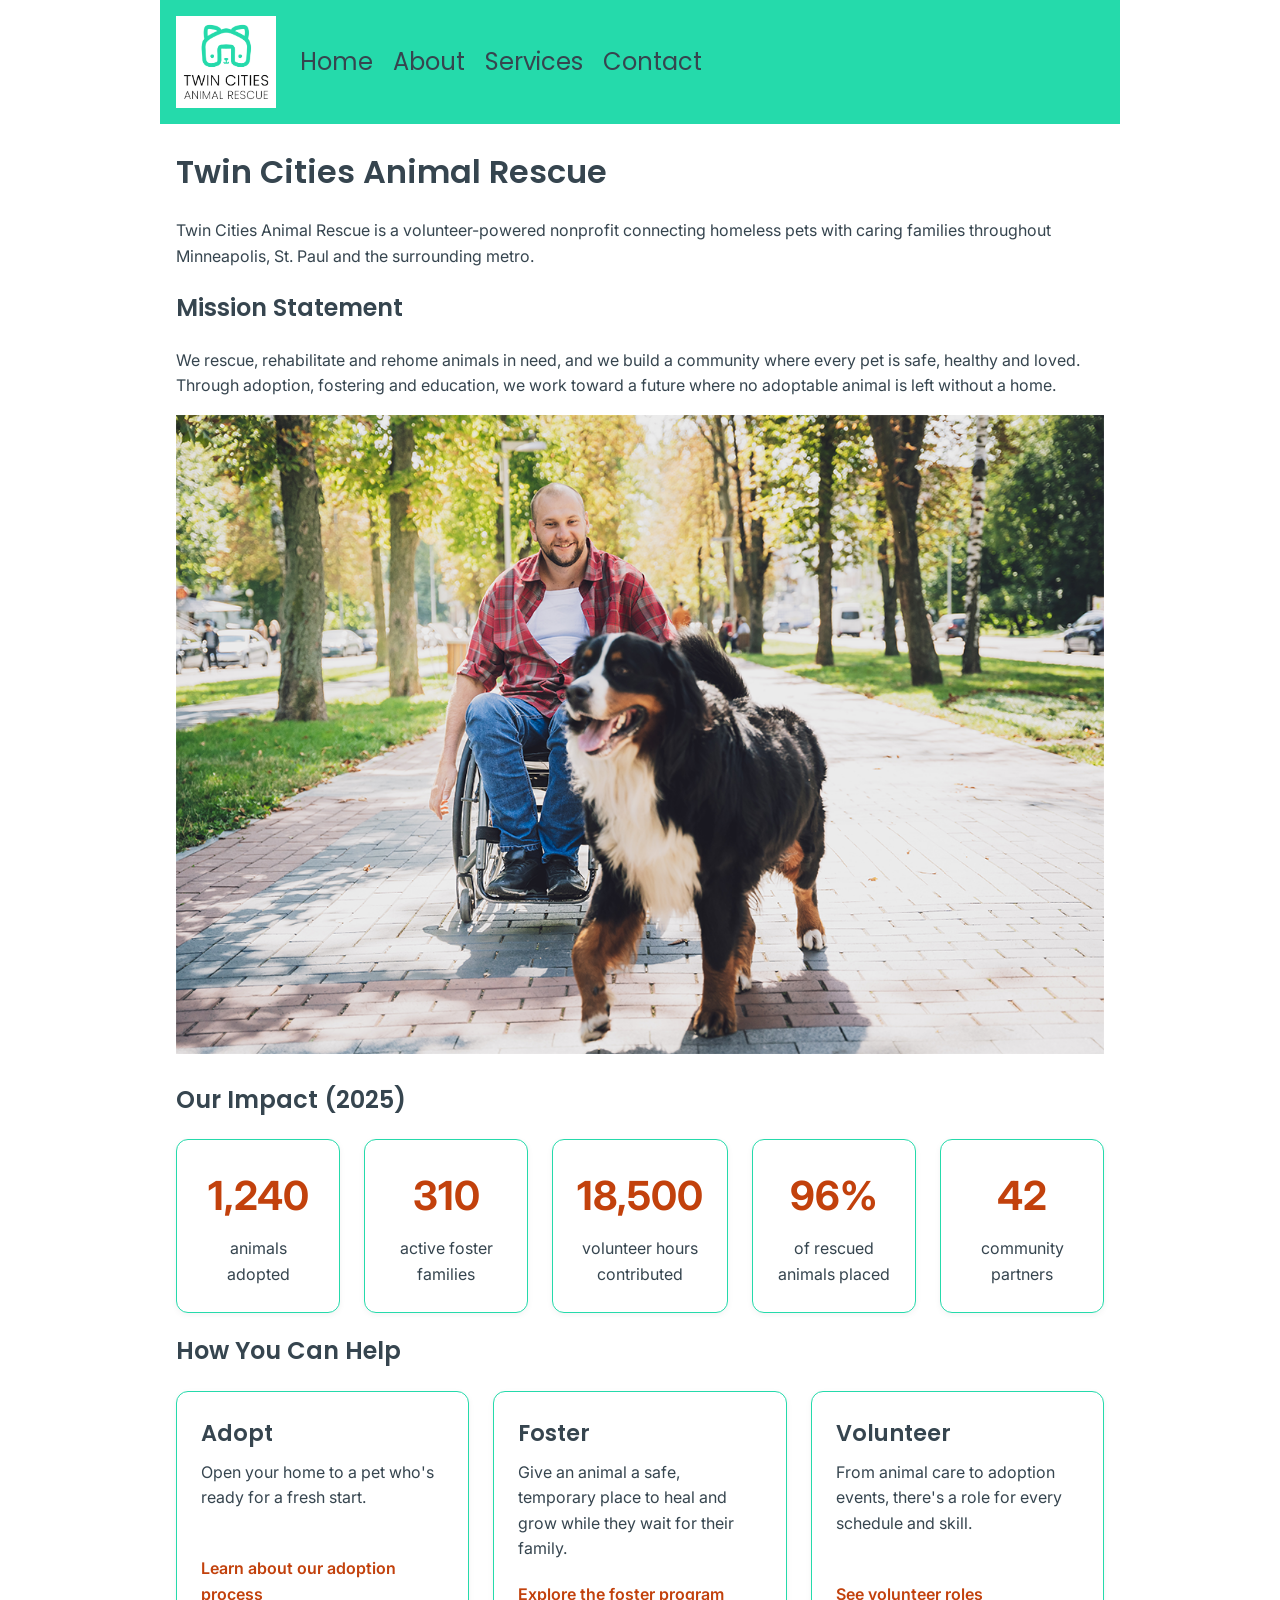
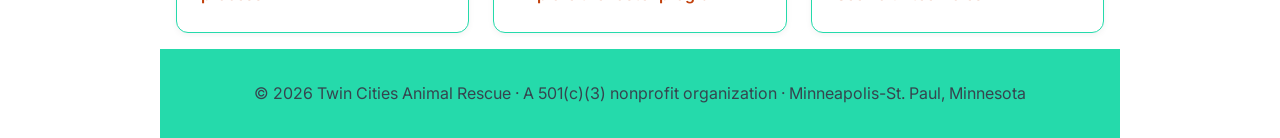
<file: index.html>
<!DOCTYPE html>
<html lang="en">
    <head>
        <meta charset="UTF-8">
        <meta name="viewport" content="width=device-width, initial-scale=1.0">
        <title>Twin Cities Animal Rescue | Home</title>
        <link rel="preconnect" href="https://fonts.googleapis.com">
        <link rel="preconnect" href="https://fonts.gstatic.com" crossorigin>
        <link href="https://fonts.googleapis.com/css2?family=Poppins:wght@400;600&family=Inter:opsz,wght@14..32,100..900&display=swap" rel="stylesheet">
        <link rel="stylesheet" href="css/styles.css">
    </head>
    <body>
        <header>
            <img src="images/rescue-logo_c.png" alt="Twin Cities Animal Rescue Logo" width="100" height="92">
            <nav class="primary-nav" aria-label="Primary">
                <ul>
                    <li><a href="index.html" aria-current="page">Home</a></li>
                    <li><a href="about.html">About</a></li>
                    <li><a href="services.html">Services</a></li>
                    <li><a href="contact.html">Contact</a></li>
                </ul>
            </nav>
        </header>
        <main>
            <h1>Twin Cities Animal Rescue</h1>
            <p>Twin Cities Animal Rescue is a volunteer-powered nonprofit connecting homeless pets with caring families throughout Minneapolis, St. Paul and the surrounding metro.</p>
            <section>
                <h2>Mission Statement</h2>
                <p>We rescue, rehabilitate and rehome animals in need, and we build a community where every pet is safe, healthy and loved. Through adoption, fostering and education, we work toward a future where no adoptable animal is left without a home.</p>
                <picture class="hero">
                    <source srcset="images/rescue-feature-large_c.png" width="960" height="660" media="(min-width: 600px)">
                    <img src="images/rescue-feature-small_c.png" width="360" height="360" alt="man in a wheelchair smiling at his Bernese Mountain Dog on a sunny urban park path">
                </picture>
            </section>
            <section>
                <h2>Our Impact (2025)</h2>
                <ul class="card-list" >
                    <li class="stat-card card"><strong>1,240</strong><p>animals adopted</p></li>
                    <li class="stat-card card"><strong>310</strong><p>active foster families</p></li>
                    <li class="stat-card card"><strong>18,500</strong><p>volunteer hours contributed</p></li>
                    <li class="stat-card card"><strong>96%</strong><p>of rescued animals placed</p></li>
                    <li class="stat-card card"><strong>42</strong><p>community partners</p></li>
                </ul>
            </section>
            <section>
                <h2>How You Can Help</h2>
                <ul class="card-list">
                    <li class="cta-card card">
                        <h3>Adopt</h3>
                        <p>Open your home to a pet who's ready for a fresh start.</p>
                        <a class="cta-link" href="services.html#adoption">Learn about our adoption process</a>
                    </li>
                    <li class="cta-card card">
                        <h3>Foster</h3>
                        <p>Give an animal a safe, temporary place to heal and grow while they wait for their family.</p>
                        <a class="cta-link" href="services.html#foster">Explore the foster program</a>
                    </li>
                    <li class="cta-card card">
                        <h3>Volunteer</h3>
                        <p>From animal care to adoption events, there's a role for every schedule and skill.</p>
                        <a class="cta-link" href="services.html#volunteer">See volunteer roles</a>
                    </li>
                </ul>
            </section>
        </main>
        <footer>
            <p>&copy; 2026 Twin Cities Animal Rescue · A 501(c)(3) nonprofit organization · Minneapolis-St. Paul, Minnesota</p>
        </footer>
    </body>
</html>
</file>
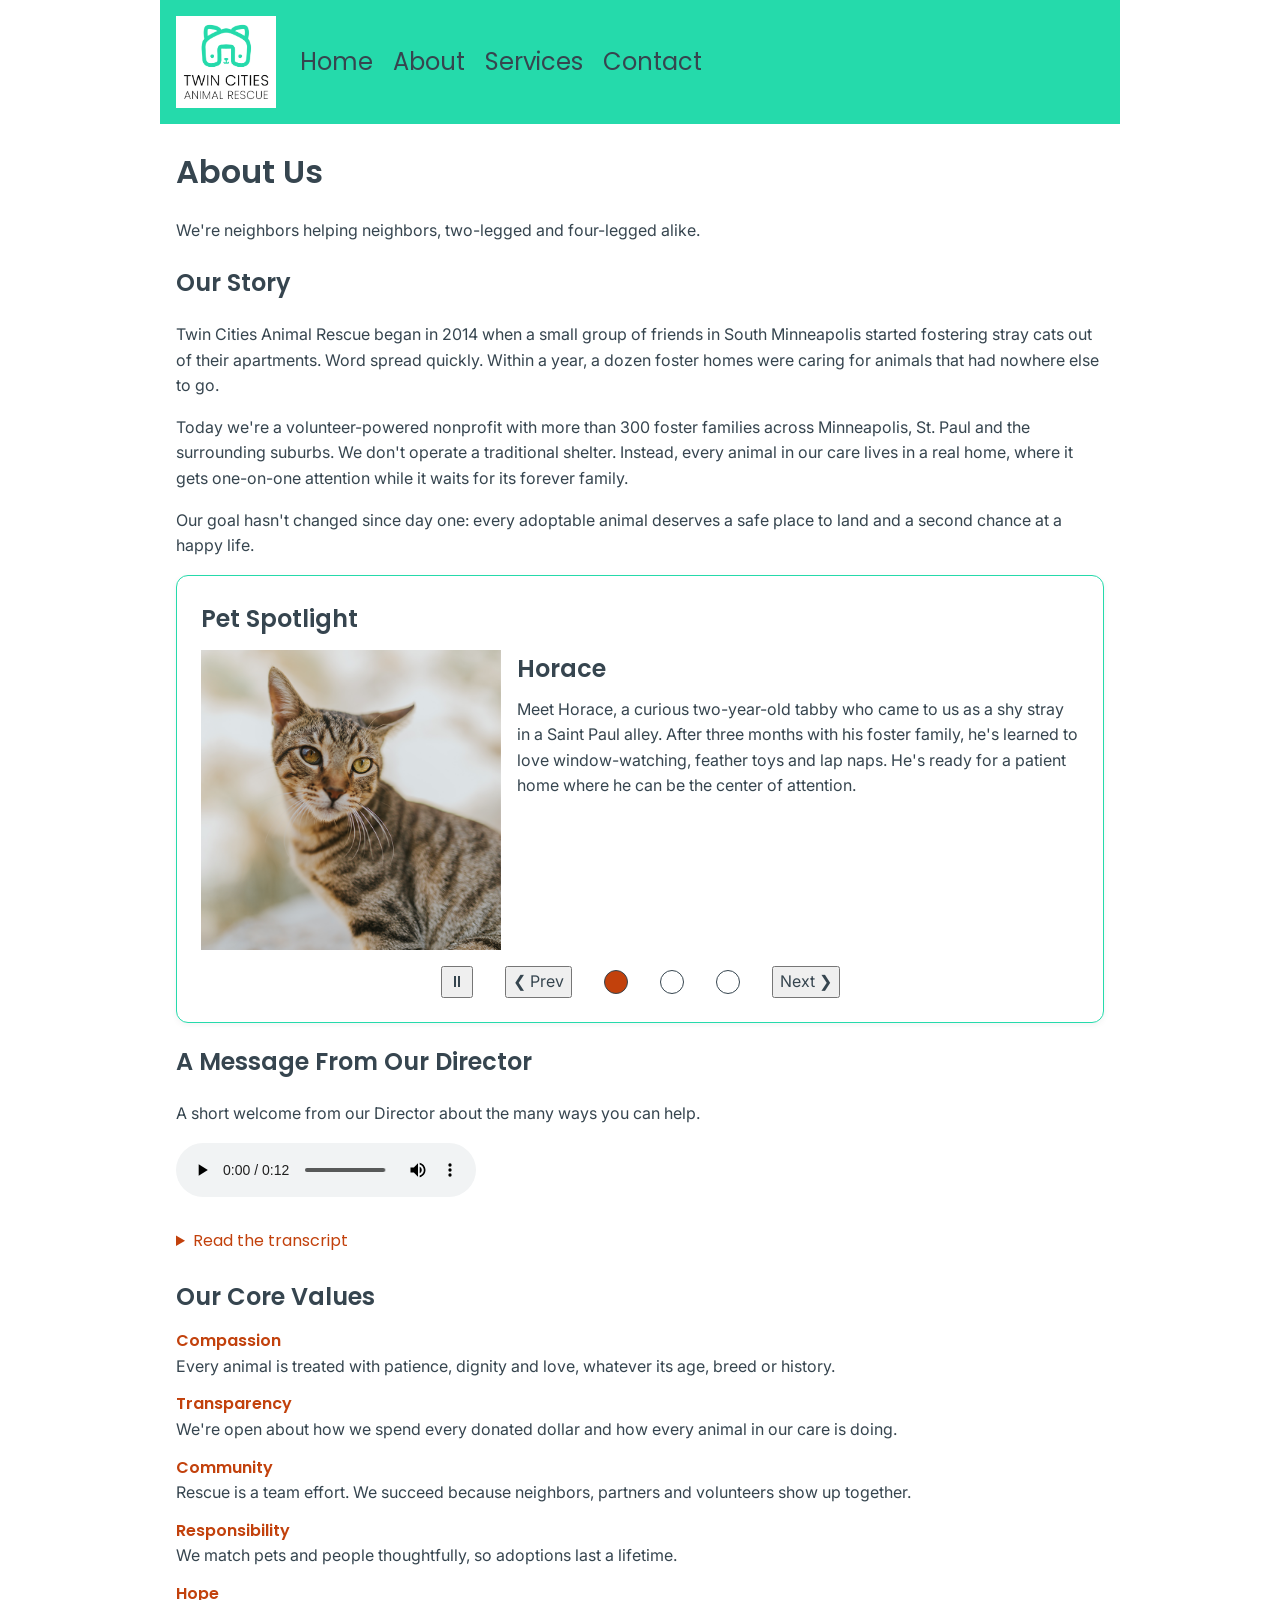
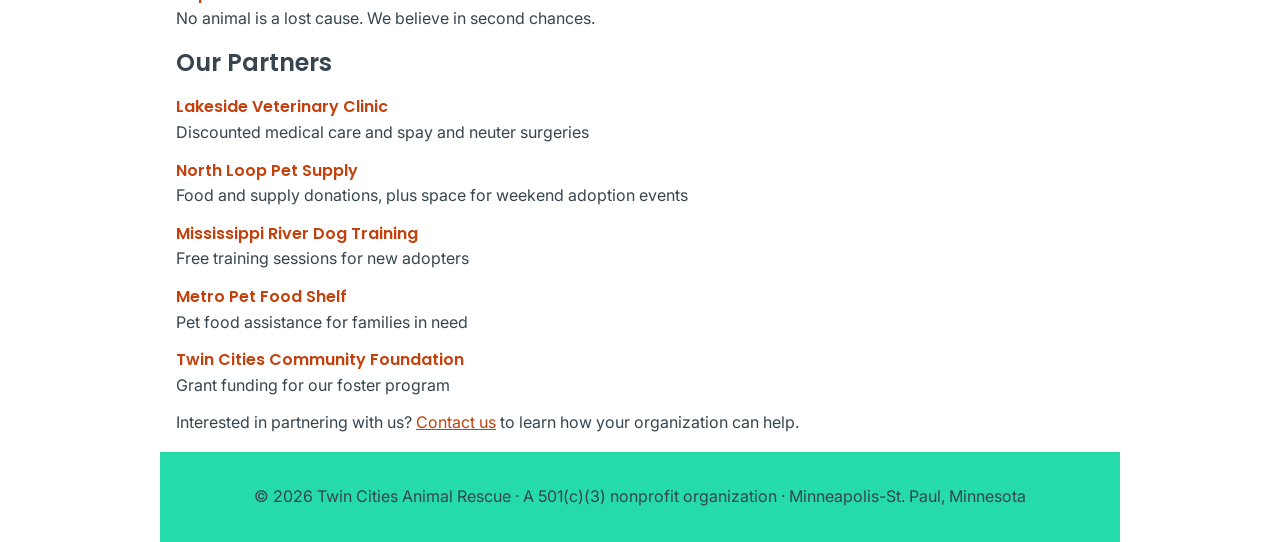
<file: about.html>
<!DOCTYPE html>
<html lang="en">
    <head>
        <meta charset="UTF-8">
        <meta name="viewport" content="width=device-width, initial-scale=1.0">
        <title>Twin Cities Animal Rescue | About</title> 
        <link rel="preconnect" href="https://fonts.googleapis.com">
        <link rel="preconnect" href="https://fonts.gstatic.com" crossorigin>
        <link href="https://fonts.googleapis.com/css2?family=Poppins:wght@400;600&family=Inter:opsz,wght@14..32,100..900&display=swap" rel="stylesheet">
        <link rel="stylesheet" href="css/styles.css">
        <script src="js/carousel.js" defer></script>
    </head>
    <body>
        <header>
            <img src="images/rescue-logo_c.png" alt="Twin Cities Animal Rescue Logo" width="100" height="92">
            <nav class="primary-nav" aria-label="Primary">
                <ul>
                    <li><a href="index.html">Home</a></li>
                    <li><a href="about.html" aria-current="page">About</a></li>
                    <li><a href="services.html">Services</a></li>
                    <li><a href="contact.html">Contact</a></li>
                </ul>
            </nav>
        </header>
        <main>
            <h1>About Us</h1>
            <p>We're neighbors helping neighbors, two-legged and four-legged alike.</p>
            <section>
                <h2>Our Story</h2>
                <p>Twin Cities Animal Rescue began in 2014 when a small group of friends in South Minneapolis started fostering stray cats out of their apartments. Word spread quickly. Within a year, a dozen foster homes were caring for animals that had nowhere else to go.</p>
                <p>Today we're a volunteer-powered nonprofit with more than 300 foster families across Minneapolis, St. Paul and the surrounding suburbs. We don't operate a traditional shelter. Instead, every animal in our care lives in a real home, where it gets one-on-one attention while it waits for its forever family.</p>
                <p>Our goal hasn't changed since day one: every adoptable animal deserves a safe place to land and a second chance at a happy life.</p>
            </section>
            <section class="carousel feature card">
                <ul class="slides">
                    <li class="slide active">
                        <h2>Pet Spotlight</h2>
                        <figure class="spotlight">
                            <img src="images/rescue-pet-spotlight_c.png"
                            alt="an adorably mischievous looking young male tabby poses for the camera"
                            width="300"
                            height="300">
                            <figcaption>
                                <h3>Horace</h3>
                                <p>Meet Horace, a curious two-year-old tabby who came to us as a shy stray in a Saint Paul alley. After three months with his foster family, he's learned to love window-watching, feather toys and lap naps. He's ready for a patient home where he can be the center of attention.</p>
                            </figcaption>
                        </figure>
                    </li>
                    <li class="slide" inert>
                        <h2>Pet Spotlight</h2>
                        <figure class="spotlight">
                            <img src="images/rescue-pet_c.png" alt="closeup of an adorable red guinea pig" width="300" height="300">
                            <figcaption>
                                <h3>Peanut &#x1F95C;</h3>
                                <p>Peanut is an adorable young guinea pig who enjoys cuddles and cucumbers.</p>
                            </figcaption>
                        </figure>
                    </li>
                    <li class="slide" inert>
                        <h2>Pet Spotlight</h2>
                        <figure class="spotlight">
                            <img src="images/baby_sloth.jpg" alt="a close up of a rediculously cute baby sloth looking right in your eyes" width="300" height="300">
                            <figcaption>
                                <h3>Bella</h3>
                                <p>Ok you can't really adopt Bella but wow she is one beautiful baby sloth and who doesn't want to see a baby sloth pic.</p>
                            </figcaption>
                        </figure>
                    </li>
                </ul>
                <nav class="carousel-controls" aria-label="Carousel">
                    <button type="button" class="nav pause" aria-label="Pause Carousel">&#9208;&#xFE0E;</button>
                    <button type="button" class="nav prev" aria-label="Previous slide">&#10094; Prev</button>
                    <div class="dots" role="group" aria-label="Choose a slide"></div>
                    <button type="button" class="nav next" aria-label="Next slide">Next &#10095;</button>
                </nav>
            </section>
            <section>
                <h2>A Message From Our Director</h2>
                <p>A short welcome from our Director about the many ways you can help.</p>
                <audio
                    src="assets/audio/rescue-message_c.mp3"
                    controls
                    preload="metadata">
                    Your browser does not support the audio element.
                    If you wish to hear the director's message please <a href="assets/audio/rescue-message_c.mp3" download>download the audio (MP3 292KB)</a>.
                </audio>
                <details class="transcript">
                    <summary>Read the transcript</summary>
                    <p><strong>Director:</strong> Every animal deserves a loving home. Whether you want to adopt, foster, or volunteer, there's a place for you here. Let's find the perfect match.</p>
                </details>
            </section>
            <section class="feature">
                <h2>Our Core Values</h2>
                <dl>
                    <dt>Compassion</dt>
                    <dd>Every animal is treated with patience, dignity and love, whatever its age, breed or history.</dd>
                    <dt>Transparency</dt>
                    <dd>We're open about how we spend every donated dollar and how every animal in our care is doing.</dd>
                    <dt>Community</dt>
                    <dd>Rescue is a team effort. We succeed because neighbors, partners and volunteers show up together.</dd>
                    <dt>Responsibility</dt>
                    <dd>We match pets and people thoughtfully, so adoptions last a lifetime.</dd>
                    <dt>Hope</dt>
                    <dd>No animal is a lost cause. We believe in second chances.</dd>
                </dl>
            </section>
            <section class="feature">
                <h2>Our Partners</h2>
                <dl>
                    <dt>Lakeside Veterinary Clinic</dt>
                    <dd>Discounted medical care and spay and neuter surgeries</dd>
                    <dt>North Loop Pet Supply</dt>
                    <dd>Food and supply donations, plus space for weekend adoption events</dd>
                    <dt>Mississippi River Dog Training</dt>
                    <dd>Free training sessions for new adopters</dd>
                    <dt>Metro Pet Food Shelf</dt>
                    <dd>Pet food assistance for families in need</dd>
                    <dt>Twin Cities Community Foundation</dt>
                    <dd>Grant funding for our foster program</dd>
                </dl>
                <p>Interested in partnering with us? <a href="contact.html">Contact us</a> to learn how your organization can help.</p>
            </section>
        </main>
        <footer>
            <p>&copy; 2026 Twin Cities Animal Rescue · A 501(c)(3) nonprofit organization · Minneapolis-St. Paul, Minnesota</p>
        </footer>
    </body>
</html>
</file>
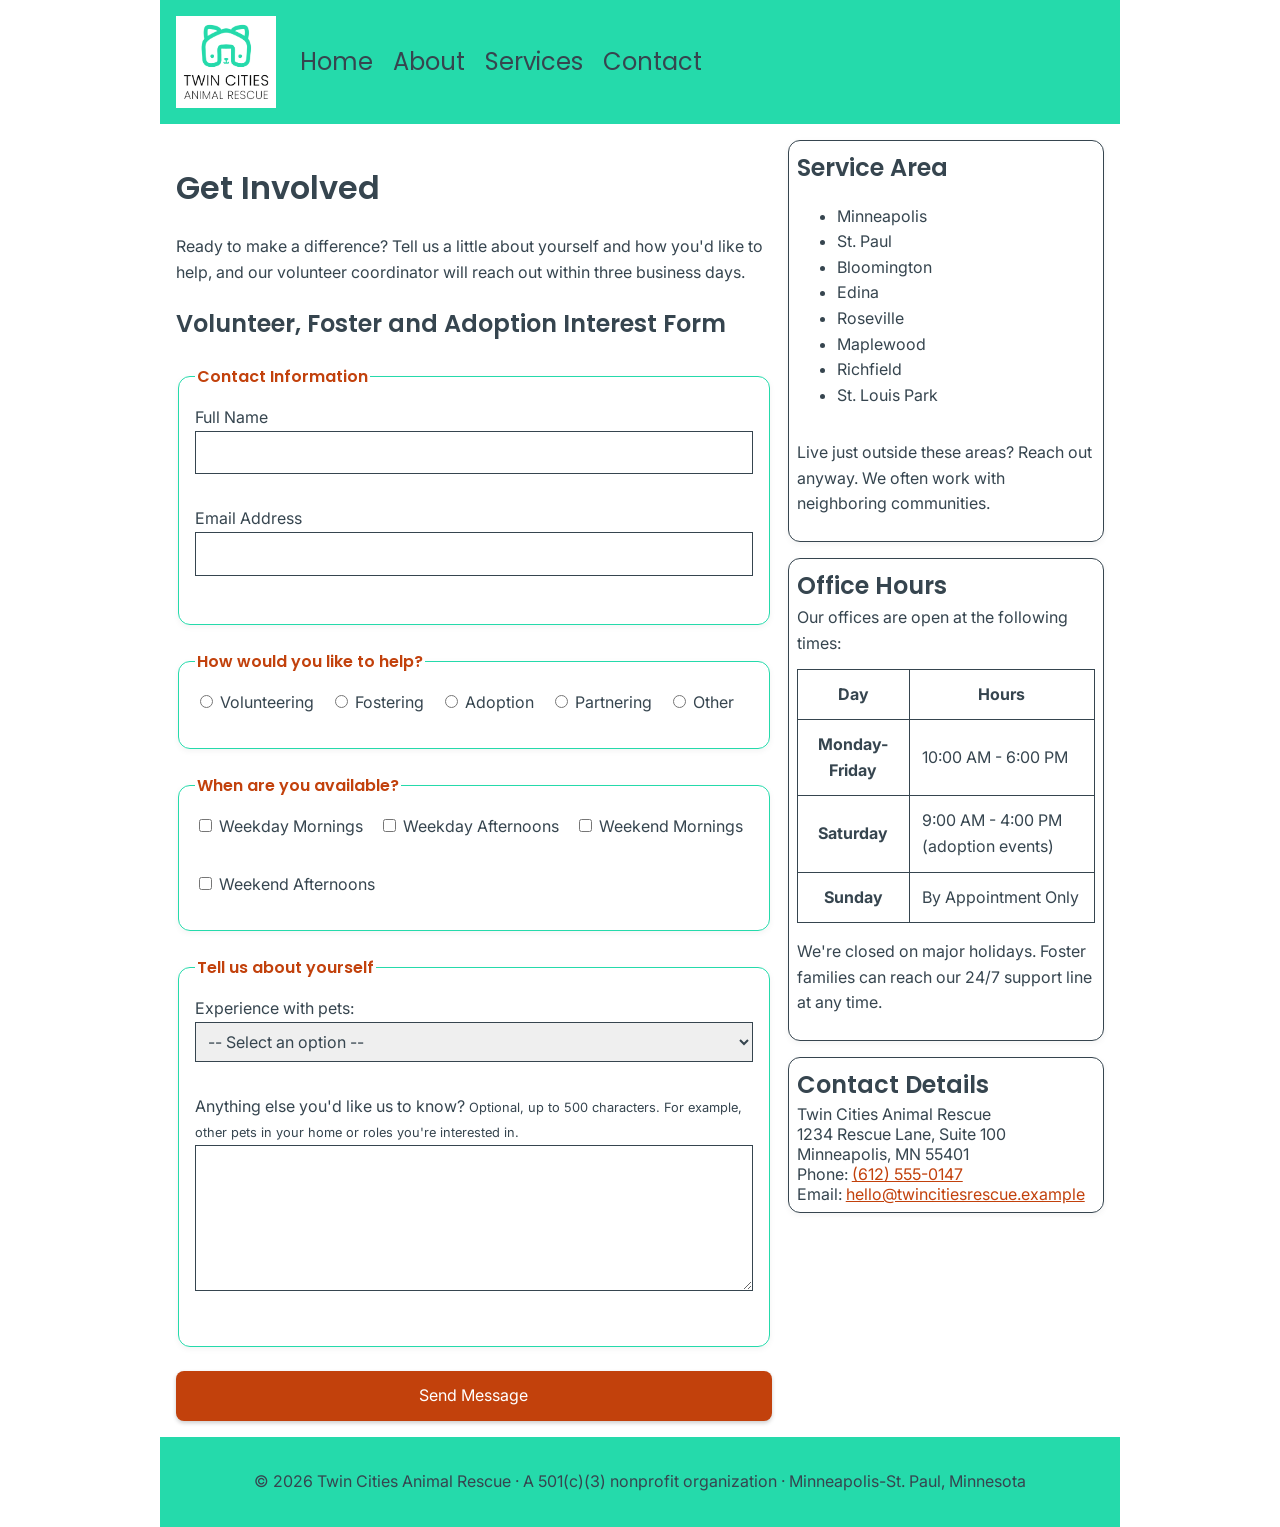
<file: contact.html>
<!DOCTYPE html>
<html lang="en">

<head>
    <meta charset="UTF-8">
    <meta name="viewport" content="width=device-width, initial-scale=1.0">
    <title>Twin Cities Animal Rescue | Contact</title>
    <link rel="preconnect" href="https://fonts.googleapis.com">
    <link rel="preconnect" href="https://fonts.gstatic.com" crossorigin>
    <link
        href="https://fonts.googleapis.com/css2?family=Poppins:wght@400;600&family=Inter:opsz,wght@14..32,100..900&display=swap"
        rel="stylesheet">
    <link rel="stylesheet" href="css/styles.css">
    <script src="js/form.js" defer></script>
</head>

<body>
    <header>
        <img src="images/rescue-logo_c.png" alt="Twin Cities Animal Rescue Logo" width="100" height="92">
        <nav class="primary-nav" aria-label="Primary">
            <ul>
                <li><a href="index.html">Home</a></li>
                <li><a href="about.html">About</a></li>
                <li><a href="services.html">Services</a></li>
                <li><a href="contact.html" aria-current="page">Contact</a></li>
            </ul>
        </nav>
    </header>
    <main>
        <div class="split-page">
            <div>
                <h1>Get Involved</h1>
                <p>Ready to make a difference? Tell us a little about yourself and how you'd like to help, and our
                    volunteer coordinator will reach out within three business days.</p>
                <section>
                    <h2>Volunteer, Foster and Adoption Interest Form</h2>
                    <form id="contact-form" method="post" action="#">
                        <fieldset class="card">
                            <legend>Contact Information</legend>
                            <label>
                                Full Name
                                <input type="text" id="name" name="name" autocomplete="name" required>
                            </label>
                            <label for="email">
                                Email Address
                                <input type="email" id="email" name="email" autocomplete="email" required>
                            </label>
                        </fieldset>
                        <fieldset class="card">
                            <legend>How would you like to help?</legend>
                            <div class="options" id="interest-list">
                                <label><input type="radio" name="interest" value="volunteering"> Volunteering</label>
                                <label><input type="radio" name="interest" value="fostering"> Fostering</label>
                                <label><input type="radio" name="interest" value="adoption"> Adoption</label>
                                <label><input type="radio" name="interest" value="partnering"> Partnering</label>
                                <label><input type="radio" name="interest" value="other"> Other</label>
                            </div>
                        </fieldset>
                        <fieldset class="card">
                            <legend>When are you available?</legend>
                            <div class="options" id="available-list">
                                <label>
                                    <input type="checkbox" name="available" value="weekday_am"> Weekday Mornings
                                </label>
                                <label>
                                    <input type="checkbox" name="available" value="weekday_pm"> Weekday Afternoons
                                </label>
                                <label>
                                    <input type="checkbox" name="available" value="weekend_am"> Weekend Mornings
                                </label>
                                <label>
                                    <input type="checkbox" name="available" value="weekend_pm"> Weekend Afternoons
                                </label>
                            </div>
                        </fieldset>
                        <fieldset class="card">
                            <legend>Tell us about yourself</legend>
                            <label>
                                Experience with pets:
                                <select id="experience" name="experience" required>
                                    <option value="">-- Select an option --</option>
                                    <option value="none">None yet, but eager to learn</option>
                                    <option value="some">Some, such as owning a family pet</option>
                                    <option value="lots">Extensive, such as fostering, shelter work or professional care
                                    </option>
                                </select>
                            </label>
                            <label>
                                Anything else you'd like us to know?
                                <span id="message-hint" class="hint">Optional, up to 500 characters. For example, other pets in
                                    your home or roles you're interested in.</span>
                                <textarea id="message" name="message" rows="5" cols="40" maxlength="500"
                                    aria-describedby="message-hint"></textarea>
                            </label>
                        </fieldset>
                        <button type="submit" id="submit-btn" class="submit-btn">Send Message</button>
                    </form>
                </section>
            </div>
            <div class="info-panel">
                <section class="card">
                    <h2>Service Area</h2>
                    <ul>
                        <li>Minneapolis</li>
                        <li>St. Paul</li>
                        <li>Bloomington</li>
                        <li>Edina</li>
                        <li>Roseville</li>
                        <li>Maplewood</li>
                        <li>Richfield</li>
                        <li>St. Louis Park</li>
                    </ul>
                    <p>Live just outside these areas? Reach out anyway. We often work with neighboring communities.</p>
                </section>
                <section class="card">
                    <h2>Office Hours</h2>
                    <table class="schedule">
                        <caption>Our offices are open at the following times:</caption>
                        <thead>
                            <tr>
                                <th scope="col">Day</th>
                                <th scope="col">Hours</th>
                            </tr>
                        </thead>
                        <tbody>
                            <tr>
                                <th scope="row">Monday-Friday</th>
                                <td>10:00 AM - 6:00 PM</td>
                            </tr>
                            <tr>
                                <th scope="row">Saturday</th>
                                <td>9:00 AM - 4:00 PM (adoption events)</td>
                            </tr>
                            <tr>
                                <th scope="row">Sunday</th>
                                <td>By Appointment Only</td>
                            </tr>
                        </tbody>
                    </table>
                    <p>We're closed on major holidays. Foster families can reach our 24/7 support line at any time.</p>
                </section>
                <section class="card">
                    <h2>Contact Details</h2>
                    <address>
                        Twin Cities Animal Rescue<br>
                        1234 Rescue Lane, Suite 100<br>
                        Minneapolis, MN 55401<br>
                        Phone: <a href="tel:+16125550147">(612) 555-0147</a><br>
                        Email: <a href="mailto:hello@twincitiesrescue.example">hello@twincitiesrescue.example</a>
                    </address>
                </section>
            </div>
        </div>
    </main>
    <footer>
        <p>&copy; 2026 Twin Cities Animal Rescue · A 501(c)(3) nonprofit organization · Minneapolis-St. Paul, Minnesota
        </p>
    </footer>
</body>

</html>
</file>
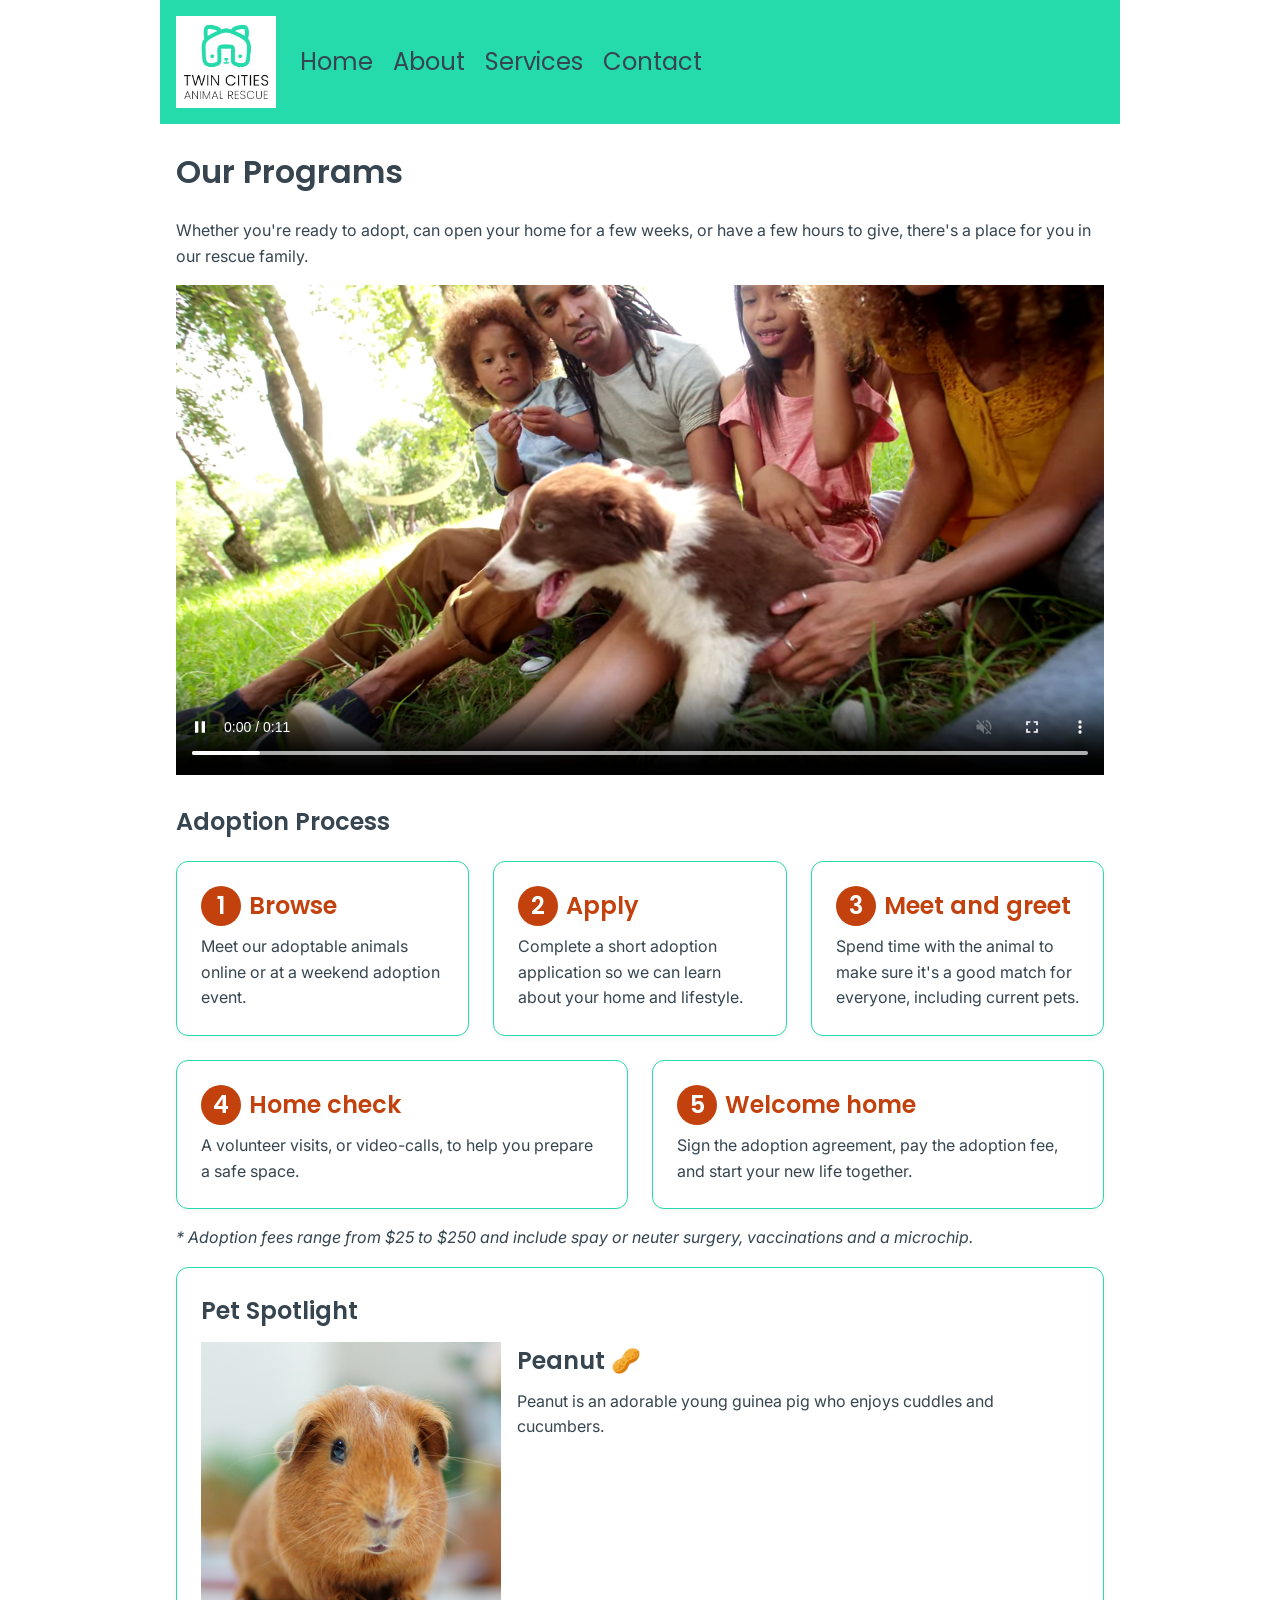
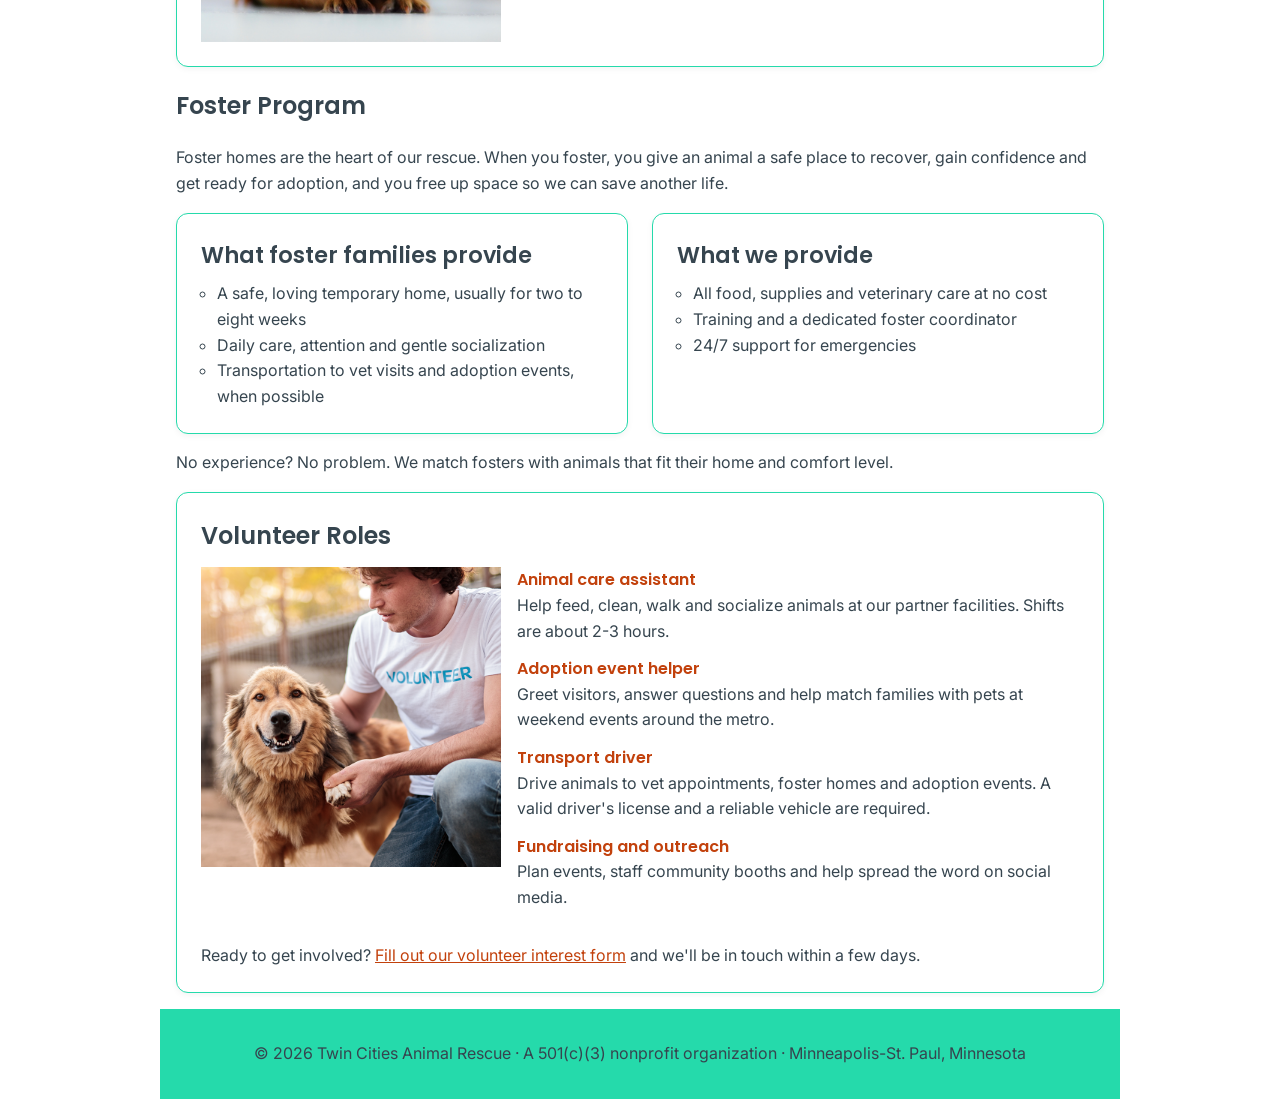
<file: services.html>
<!DOCTYPE html>
<html lang="en">
    <head>
        <meta charset="UTF-8">
        <meta name="viewport" content="width=device-width, initial-scale=1.0">
        <title>Twin Cities Animal Rescue | Services</title>
        <link rel="preconnect" href="https://fonts.googleapis.com">
        <link rel="preconnect" href="https://fonts.gstatic.com" crossorigin>
        <link href="https://fonts.googleapis.com/css2?family=Poppins:wght@400;600&family=Inter:opsz,wght@14..32,100..900&display=swap" rel="stylesheet">
        <link rel="stylesheet" href="css/styles.css">
    </head>
    <body>
        <header>
            <img src="images/rescue-logo_c.png" alt="Twin Cities Animal Rescue Logo" width="100" height="92">
            <nav class="primary-nav" aria-label="Primary">
                <ul>
                    <li><a href="index.html">Home</a></li>
                    <li><a href="about.html">About</a></li>
                    <li><a href="services.html" aria-current="page">Services</a></li>
                    <li><a href="contact.html">Contact</a></li>
                </ul>
            </nav>
        </header>
        <main>
            <h1>Our Programs</h1>
            <p>Whether you're ready to adopt, can open your home for a few weeks, or have a few hours to give, there's a place for you in our rescue family.</p>
            <video
                width="360"
                height="190"
                controls
                autoplay
                muted
                playsinline>
                <source src="assets/video/rescue-adoption-1280.webm" type="video/webm">
                <source src="assets/video/rescue-adoption-1280.mp4" type="video/mp4">
                Your browser does not support the video element. 
                If you wish to see this video of a family enjoying time in the park with their adopted dog you can <a href="assets/video/rescue-adoption-1280.mp4" download>download the video (MP4 4.5MB)</a>.
            </video>
            <section id="adoption">
                <h2>Adoption Process</h2>
                <ol class="adopt-card-list card-list">
                    <li class="adopt-card card"><strong>Browse</strong><p>Meet our adoptable animals online or at a weekend adoption event.</p></li>
                    <li class="adopt-card card"><strong>Apply</strong><p>Complete a short adoption application so we can learn about your home and lifestyle.</p></li>
                    <li class="adopt-card card"><strong>Meet and greet</strong><p>Spend time with the animal to make sure it's a good match for everyone, including current pets.</p></li>
                    <li class="adopt-card card"><strong>Home check</strong><p>A volunteer visits, or video-calls, to help you prepare a safe space.</p></li>
                    <li class="adopt-card card"><strong>Welcome home</strong><p>Sign the adoption agreement, pay the adoption fee, and start your new life together.</p></li>
                </ol>
                <p><i>* Adoption fees range from $25 to $250 and include spay or neuter surgery, vaccinations and a microchip.</i></p>
            </section>
            <section class="feature card">
                <h2>Pet Spotlight</h2>
                <figure class="spotlight">
                    <img src="images/rescue-pet_c.png" alt="closeup of an adorable red guinea pig" width="300" height="300">
                    <figcaption>
                        <h3>Peanut &#x1F95C;</h3>
                        <p>Peanut is an adorable young guinea pig who enjoys cuddles and cucumbers.</p>
                    </figcaption>
                </figure>
            </section>
            <section id="foster">
                <h2>Foster Program</h2>
                <p>Foster homes are the heart of our rescue. When you foster, you give an animal a safe place to recover, gain confidence and get ready for adoption, and you free up space so we can save another life.</p>
                <ul class="card-list">
                    <li class="foster-card card">
                        <h3>What foster families provide</h3>
                        <ul>
                            <li>A safe, loving temporary home, usually for two to eight weeks</li>
                            <li>Daily care, attention and gentle socialization</li>
                            <li>Transportation to vet visits and adoption events, when possible</li>
                        </ul>
                    </li>
                    <li class="foster-card card">
                        <h3>What we provide</h3>
                        <ul>
                            <li>All food, supplies and veterinary care at no cost</li>
                            <li>Training and a dedicated foster coordinator</li>
                            <li>24/7 support for emergencies</li>
                        </ul>
                    </li>
                </ul>
                <p>No experience? No problem. We match fosters with animals that fit their home and comfort level.</p>
            </section>
            <section id="volunteer"  class="feature card">
                <h2>Volunteer Roles</h2>
                <div class="spotlight">
                    <img src="images/rescue-volunteer_c.png" width="360" height="360" alt="young man in a volunteer t-shirt kneeling down and holding a happy shelter dog's paw">
                    <dl>
                        <dt>Animal care assistant</dt><dd>Help feed, clean, walk and socialize animals at our partner facilities. Shifts are about 2-3 hours.</dd>
                        <dt>Adoption event helper</dt><dd>Greet visitors, answer questions and help match families with pets at weekend events around the metro.</dd>
                        <dt>Transport driver</dt><dd>Drive animals to vet appointments, foster homes and adoption events. A valid driver's license and a reliable vehicle are required.</dd>
                        <dt>Fundraising and outreach</dt><dd>Plan events, staff community booths and help spread the word on social media.</dd>
                    </dl>
                </div>
                <p>Ready to get involved? <a href="contact.html">Fill out our volunteer interest form</a> and we'll be in touch within a few days.</p>
            </section>
        </main>
        <footer>
            <p>&copy; 2026 Twin Cities Animal Rescue · A 501(c)(3) nonprofit organization · Minneapolis-St. Paul, Minnesota</p>
        </footer>
    </body>
</html>
</file>
<file: css/styles.css>
:root {
    --teal: #25DAAB;
    --burnt-orange: #C2410C;
    --white: #FFFFFF;
    --charcoal: #36454F;
    --font-heading: 'Poppins', Arial, Helvetica, sans-serif;
    --font-body: 'Inter', Arial, Helvetica, sans-serif;
}

html {
    box-sizing: border-box;
}

*,
*::before,
*::after {
    box-sizing: inherit;
}

body {
    background-color: var(--white);
    color: var(--charcoal);
    font-family: var(--font-body);
    margin: 0;
    line-height: 1.6;
}

main {
    margin: 1rem;
}

footer {
    display: flex;
    flex-direction: column;
    padding: 1rem;
    background-color: var(--teal);
    margin-top: 0.5rem;
    text-align: center;
}

@media (min-width: 1024px) {
    body {
        max-width: 960px;
        margin: auto;
    }
}

header {
    display: flex;
    flex-direction: column;
    align-items: center;
    gap: 1.5rem;
    padding: 1rem;
    background-color: var(--teal);
}

@media (min-width: 768px) {
    header {
        flex-direction: row;
    }
}

a {
    color: var(--burnt-orange);
}

a:hover,
a:focus-visible {
    color: var(--charcoal);
}

.primary-nav ul {
    display: flex;
    flex-wrap: wrap;
    align-items: center;
    gap: 1.25rem;
    list-style: none;
    margin: 0;
    padding: 0;
}

.primary-nav a {
    display: block;
    text-decoration: none;
    color: var(--charcoal);
    font-family: var(--font-heading);
    font-weight: 400;
}

@media (min-width: 1024px) {
    .primary-nav a {
        font-size: 1.5em;
    }
}

h1,
h2,
h3,
h4,
h5,
h6 {
    font-family: var(--font-heading);
    font-weight: 600;
}

.hero img {
    width: 100%;
}

img {
    max-width: 100%;
    height: auto;
}

video {
    width: 100%;
    height: auto;
}

dl {
    margin: 0 0 0.5rem 0;
}

dd {
    margin: 0 0 0.75em 0;
}

dt {
    font-family: var(--font-heading);
    font-weight: 600;
    color: var(--burnt-orange);
}

summary {
    color: var(--burnt-orange);
    font-family: var(--font-heading);
    cursor: pointer;
}

.transcript {
    margin: 1.5em 0;
}

.transcript strong {
    color: var(--burnt-orange);
}

/* Cards */

.card-list {
    display: flex;
    flex-wrap: wrap;
    gap: 1.5rem;
    list-style: none;
    margin: 0;
    padding: 0;
}

.card {
    display: flex;
    flex-direction: column;
    background: var(--white);
    border: 1px solid var(--teal);
    border-radius: 12px;
    padding: 1.5rem;
    box-shadow: 0 2px 6px rgba(0, 0, 0, 0.05);
}

/* Call to Action List */

.cta-card {
    flex: 1 1 260px;
    align-items: flex-start;
}

.cta-card:hover {
    transform: translateY(-3px);
    box-shadow: 0 8px 16px rgba(0, 0, 0, 0.08);
}

.cta-card h3 {
    font-size: clamp(1.2rem, 2vw, 1.4rem);
    margin: 0 0 0.5rem 0;
}

.cta-card p {
    margin: 0 0 1.25rem 0;
}

.cta-link {
    margin-top: auto;
    font-weight: 600;
    text-decoration: none;
}

.cta-link:hover,
.cta-link:focus-visible {
    text-decoration: underline;
}

/* Stats List */

.stat-card {
    flex: 1 1 160px;
    align-items: center;
}

.stat-card strong {
    font-size: clamp(1.5rem, 4vw, 2.5rem);
    color: var(--burnt-orange);
    margin: 0 0 0.5rem 0;
}

.stat-card p {
    text-align: center;
    margin: 0;
}

/* Foster List */

.foster-card {
    flex: 1 1 260px;
    align-items: flex-start;
}

.foster-card h3 {
    font-size: clamp(1.2rem, 2vw, 1.4rem);
    margin: 0 0 0.5rem 0;
}

.foster-card ul {
    padding-left: 1em;
}

/* Adoption Process List */

.adopt-card-list {
    counter-reset: step;
}

.adopt-card {
    flex: 1 1 240px;
    counter-increment: step;
}

.adopt-card strong::before {
    content: counter(step);
    display: inline-flex;
    align-items: center;
    justify-content: center;
    width: 2.5rem;
    height: 2.5rem;
    border-radius: 50%;
    background: var(--burnt-orange);
    color: var(--white);
    font-weight: 600;
    margin-right: 0.5rem;
}

.adopt-card strong {
    font-size: clamp(1.25rem, 2.5vw, 1.5rem);
    color: var(--burnt-orange);
    margin: 0 0 0.5rem 0;
    font-family: var(--font-heading);
    font-weight: 600;
}

.adopt-card p {
    margin: 0;
}

/* Forms and Fields */

.split-page {
    display: flex;
    flex-direction: column;
    gap: 1em;
}

@media (min-width: 1024px) {
    .split-page {
        flex-direction: row;
    }
}

.info-panel {
    gap: 1em;
    display: flex;
    flex-direction: column;
}

.info-panel .card {
    border-color: var(--charcoal);
    padding: 0.5em;
}

.info-panel .card h2 {
    margin: 0;
}

form {
    display: flex;
    flex-direction: column;
    gap: 1.5em;
}

input,
select,
textarea,
button {
    font: inherit;
    color: inherit;
}

input[type="text"],
input[type="email"],
select,
textarea {
    width: 100%;
    padding: 0.5rem;
    border: 1px solid var(--charcoal);
    margin-bottom: 1em;
}

input[type="text"]:focus-visible,
input[type="email"]:focus-visible,
select:focus-visible,
textarea:focus-visible {
    outline: 3px solid var(--burnt-orange);
}

/* error messages */

label {
    display: flex;
    flex-direction: column;
    gap: 0.25rem;
    margin-bottom: 1rem;
}

label:has(:user-invalid)::after,
form.was-validated label:has(:invalid)::after {
    content: attr(data-error);
    color: var(--burnt-orange);
    font-size: 0.875rem;
}

label:has(:user-invalid) input,
form.was-validated label:has(:invalid) input {
    border: 2px solid var(--burnt-orange);
}

fieldset {
    min-width: 0;
}

fieldset.card {
    padding: 1em;
}

label {
    display: block;
}

legend {
    color: var(--burnt-orange);
    font-family: var(--font-heading);
    font-weight: 600;
}

.hint {
    margin: 0;
    font-size: 0.8em;
}

.options {
    display: flex;
    flex-direction: column;
    flex-wrap: wrap;
    gap: 1em;
    accent-color: var(--burnt-orange);
}

@media (min-width: 768px) {
    .options {
        flex-direction: row;
    }
}

.submit-btn {
    padding: 0.75rem 1.75rem;
    background-color: var(--burnt-orange);
    color: var(--white);
    border: none;
    border-radius: 8px;
    box-shadow: 0 2px 4px rgba(0, 0, 0, 0.2);
    cursor: pointer;
    transition: background-color 0.2s ease, transform 0.1s ease, box-shadow 0.2s ease;
}

.submit-btn:hover {
    background-color: var(--charcoal);
    box-shadow: 0 4px 12px rgba(0, 0, 0, 0.3);
}

.submit-btn:active {
    transform: translateY(1px);
    box-shadow: 0 1px 2px rgba(0, 0, 0, 0.2);
}

/* Sidebar / Info Boxes */

.schedule {
    border-collapse: collapse;
}

.schedule caption {
    text-align: left;
    margin-bottom: 0.75em;
}

.schedule th,
.schedule td {
    padding: 0.75em;
    border: 1px solid var(--charcoal);
}

address {
    font-style: normal;
    line-height: 1.25;
}

/* Spotlight Feature */

.feature h2 {
    margin: 0 0 0.75rem 0;
}

.feature p {
    margin: 0.75rem 0 0 0;
}

.spotlight {
    display: flex;
    flex-direction: column;
    gap: 1rem;
    margin: 0;
}

.spotlight figcaption {
    flex: 1;
}

.spotlight p {
    margin: 0;
}

.spotlight img {
    width: 100%;
}

.spotlight h3 {
    font-size: 1.5em;
    margin: 0 0 0.5rem 0;
}

@media (min-width: 768px) {
    .spotlight {
        flex-direction: row;
    }

    .spotlight img {
        width: 300px;
        height: 300px;
    }
}

/* Carousel */

.carousel {
    align-items: center;
}

.carousel-controls {
    margin-top: 1em;
    display: flex;
    gap: 2em;
    align-items: center;
}

.slides {
    list-style: none;
    margin: 0;
    padding: 0;
    display: grid;
}

.slide {
    grid-area: 1/1;
    opacity: 0;
    visibility: hidden;
    transition: opacity 1.5s ease-in-out, visibility 1.5s;
}

.slide.active {
    visibility: visible;
    opacity: 1;
}

.dots {
    display: flex;
    gap: 2rem;
    align-items: center;
}

.dots button {
    width: 24px;
    height: 24px;
    border: 1px solid var(--charcoal);
    background: var(--white);
    cursor: pointer;
    border-radius: 50%;
}

.dots button.active {
    background: var(--burnt-orange);
}
</file>
